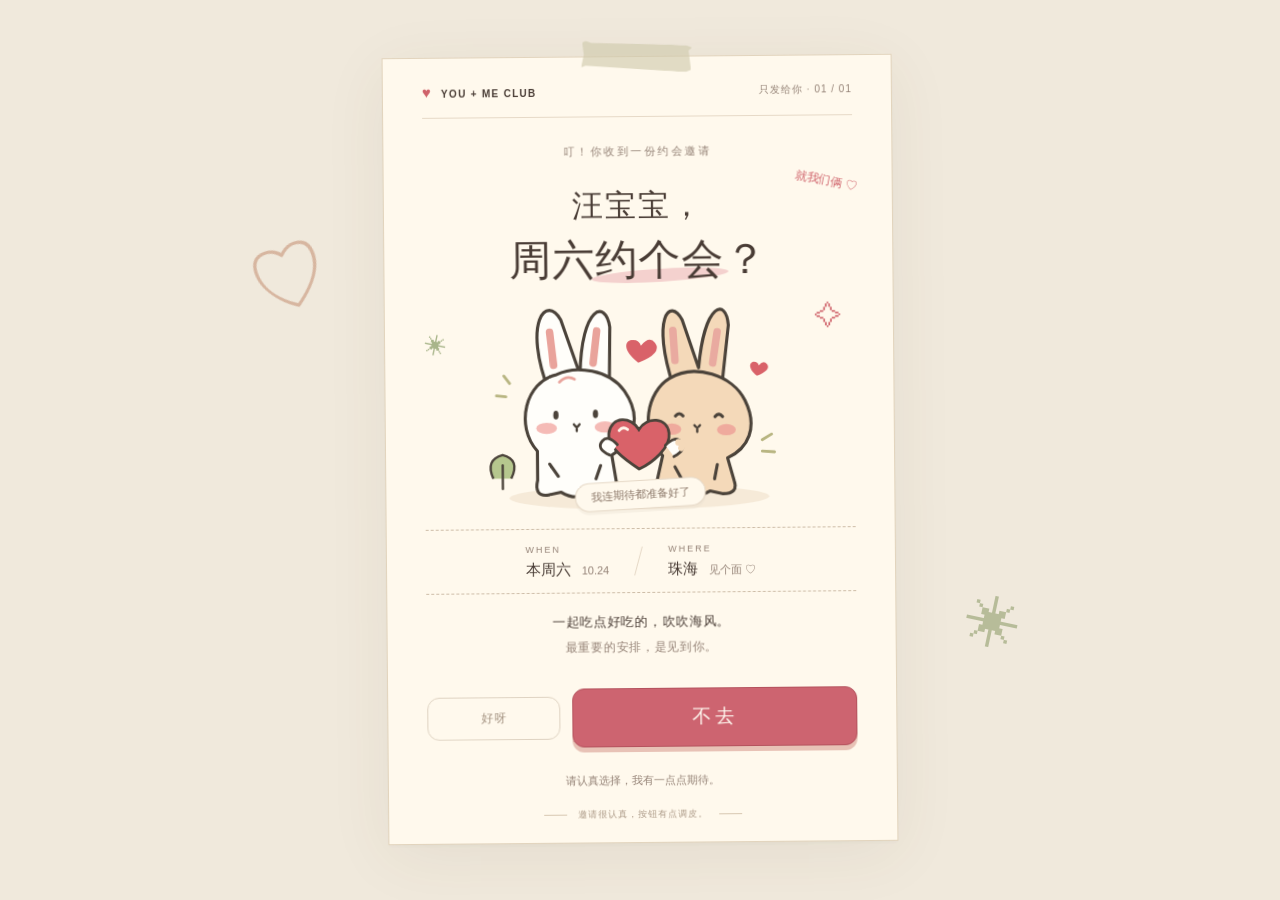
<file: date/index.html>
<!doctype html>
<html lang="zh-CN">
<head>
  <meta charset="utf-8">
  <meta name="viewport" content="width=device-width,initial-scale=1,viewport-fit=cover">
  <meta name="theme-color" content="#fff9ed">
  <meta name="description" content="给汪宝宝的一份周六约会邀请。10 月 24 日，珠海见。">
  <meta name="robots" content="noindex,nofollow">
  <meta property="og:title" content="汪宝宝，周六约个会？ 💌">
  <meta property="og:description" content="有一份只发给你的邀请。点击拆开，看看是什么。">
  <title>汪宝宝，周六约个会？ 💌</title>
  <link rel="icon" href="icon.svg" type="image/svg+xml">
  <link rel="stylesheet" href="style.css">
  <script src="app.js" defer></script>
</head>
<body>
  <div class="confetti" id="confetti" aria-hidden="true"></div>
  <main class="letter" id="letter">
    <header class="letterhead"><span><i class="tiny-heart" aria-hidden="true">♥</i> YOU + ME CLUB</span><span class="edition">只发给你 · 01 / 01</span></header>
    <section class="invite-view" id="invite-view" aria-labelledby="invite-title">
      <div class="intro"><p class="eyebrow">叮！你收到一份约会邀请</p><h1 id="invite-title"><span>汪宝宝，</span><br>周六<span class="underline">约个会</span>？</h1><span class="little-note" aria-hidden="true">就我们俩 ♡</span></div>
      <div class="illustration">
        <span class="spark spark-one" aria-hidden="true">✳</span><span class="spark spark-two" aria-hidden="true">✧</span>
        <svg class="bunnies" viewBox="0 0 400 238" role="img" aria-labelledby="bunny-title">
          <title id="bunny-title">两只害羞的小兔子，捧着一颗爱心等你答应</title>
          <ellipse cx="199" cy="217" rx="138" ry="13" fill="#eedfc8" opacity=".55"/>
          <path d="M44 196q-9-20 10-25q19 5 9 25" fill="#b6c78e" stroke="#4b433a" stroke-width="2.5"/><path d="M54 207v-25" stroke="#4b433a" stroke-width="2.5" stroke-linecap="round"/>
          <g class="bunny-left" stroke="#4b433a" stroke-width="3.3" stroke-linejoin="round" stroke-linecap="round">
            <path d="M104 104C76 30 102 0 117 28L137 86C139 13 165 6 169 36L168 103" fill="#fffefa"/>
            <path d="M109 76L105 41M151 74L155 40" stroke="#e9a39b" stroke-width="8"/>
            <path d="M91 167C67 140 79 93 112 86C133 76 168 81 184 104C205 135 190 161 170 172L175 203Q177 215 163 214L147 211Q132 221 116 211L101 214Q87 215 91 198Z" fill="#fffefa"/>
            <path d="M104 181L113 194M158 183L153 197" fill="none"/>
            <ellipse cx="111" cy="129" rx="2.8" ry="4.6" fill="#4b433a" stroke="none"/>
            <ellipse cx="153" cy="128" rx="2.8" ry="4.6" fill="#4b433a" stroke="none"/>
            <path d="M130 139q3 5 6 0m-3 4v3" fill="none" stroke-width="2.5"/>
            <ellipse cx="101" cy="143" rx="11" ry="6" fill="#f3aaa5" opacity=".8" stroke="none"/>
            <ellipse cx="163" cy="142" rx="11" ry="6" fill="#f3aaa5" opacity=".8" stroke="none"/>
            <path d="M115 94q8-8 16-3" fill="none" stroke="#e9a39b" stroke-width="3"/>
          </g>
          <g class="bunny-right" stroke="#4b433a" stroke-width="3.3" stroke-linejoin="round" stroke-linecap="round">
            <path d="M236 99C213 27 233 4 246 29L263 80C270 10 293 6 295 35L287 104" fill="#f4d9b9"/>
            <path d="M238 72L236 40M278 75L283 42" stroke="#e9aaa0" stroke-width="8"/>
            <path d="M224 173C199 147 208 105 232 91C259 75 299 88 312 115C326 144 315 166 293 176L300 201Q304 214 288 214L274 211Q258 220 245 212L228 214Q213 215 218 199Z" fill="#f4d9b9"/>
            <path d="M237 185L244 198M282 183L279 198" fill="none"/>
            <path d="M238 131q4-5 8 0M280 132q4-5 8 0" fill="none"/>
            <path d="M258 141q3 5 6 0m-3 4v3" fill="none" stroke-width="2.5"/>
            <ellipse cx="234" cy="145" rx="10" ry="6" fill="#ed9d96" opacity=".8" stroke="none"/>
            <ellipse cx="292" cy="146" rx="10" ry="6" fill="#ed9d96" opacity=".8" stroke="none"/>
          </g>
          <g class="held-heart"><path d="M199 187C184 177 165 163 167 149C170 130 191 131 199 145C208 131 229 132 231 149C233 164 214 180 199 187Z" fill="#d96269" stroke="#4b433a" stroke-width="3"/><path d="M178 146q4-5 9-1" fill="none" stroke="#fff4e8" stroke-width="3" stroke-linecap="round"/></g>
          <path d="M176 161q-10-11-16-4q-7 8 8 15M227 162q11-11 17-3q6 8-8 15" fill="#fffefa" stroke="#4b433a" stroke-width="3" stroke-linecap="round"/>
          <path d="M241 159q6 0 3 6" stroke="#f4d9b9" stroke-width="7" stroke-linecap="round"/>
          <g fill="#d96269"><path d="M199 74C181 60 185 49 194 50Q200 50 202 56Q211 45 217 53Q225 64 199 74Z"/><path d="M325 89C315 81 317 74 322 74Q326 74 327 78Q332 72 336 77Q340 83 325 89Z"/></g>
          <path d="M62 95l-6-8m2 22-10-1M330 157l10-6m-10 18 13 1" stroke="#b8b581" stroke-width="3" stroke-linecap="round"/>
        </svg>
        <div class="speech-bubble" id="speech">我连期待都准备好了</div>
      </div>
      <div class="date-strip"><div><span class="detail-label">WHEN</span><strong>本周六 <span>10.24</span></strong></div><span class="date-divider" aria-hidden="true"></span><div><span class="detail-label">WHERE</span><strong>珠海 <span>见个面 ♡</span></strong></div></div>
      <p class="invitation-copy">一起吃点好吃的，吹吹海风。<br><span>最重要的安排，是见到你。</span></p>
      <div class="answer-zone" id="answer-zone"><button class="yes-button" id="yes-button" type="button">好呀</button><button class="no-button" id="no-button" type="button">不去</button></div>
      <p class="tease" id="tease" aria-live="polite">请认真选择，我有一点点期待。</p>
      <noscript><p class="noscript-note">周六的邀请已送达 ♡ 请开启浏览器 JavaScript，体验会逃跑的小按钮。</p></noscript>
    </section>
    <section class="success-view" id="success-view" aria-labelledby="success-title" hidden>
      <p class="eyebrow">IT'S A DATE!</p><div class="success-heart" aria-hidden="true">♡<span>YES!</span></div><h1 id="success-title" tabindex="-1">好耶，<br>约定<span class="underline">成立</span>！</h1><p class="success-subtitle">汪宝宝，这个周六留给我们。</p>
      <div class="ticket"><div class="ticket-top"><span>我们的约会小票</span><span aria-hidden="true">♥</span></div><div class="ticket-main"><p class="ticket-name">汪宝宝 <span>×</span> 我</p><dl><div><dt>日期</dt><dd>2026.10.24 · 周六</dd></div><div><dt>地点</dt><dd>珠海</dd></div><div><dt>今日任务</dt><dd>一起把普通的一天过得可爱</dd></div></dl><div class="ticket-stamp">约好啦<br><small>SEE YOU ♡</small></div></div><div class="ticket-bottom"><span class="barcode" aria-hidden="true"></span><span>ADMIT TWO · JUST US</span></div></div>
      <p class="screenshot-hint">截图把小票发给我，开心就有凭据啦。</p>
      <div class="success-actions"><button id="copy-button" class="yes-button" type="button">复制我的回复 <span aria-hidden="true">♡</span></button><a class="calendar-link" href="date.ics" download="我们的珠海约会.ics">加入手机日历 ↗</a></div>
      <p class="copy-status" id="copy-status" role="status"></p><textarea id="reply-text" class="reply-text" aria-label="可复制的约会回复" readonly hidden></textarea><button class="replay" id="replay" type="button">再拆一次邀请</button>
    </section>
    <footer class="footer"><span class="footer-line"></span><span>邀请很认真，按钮有点调皮。</span><span class="footer-line"></span></footer>
  </main>
</body>
</html>
</file>
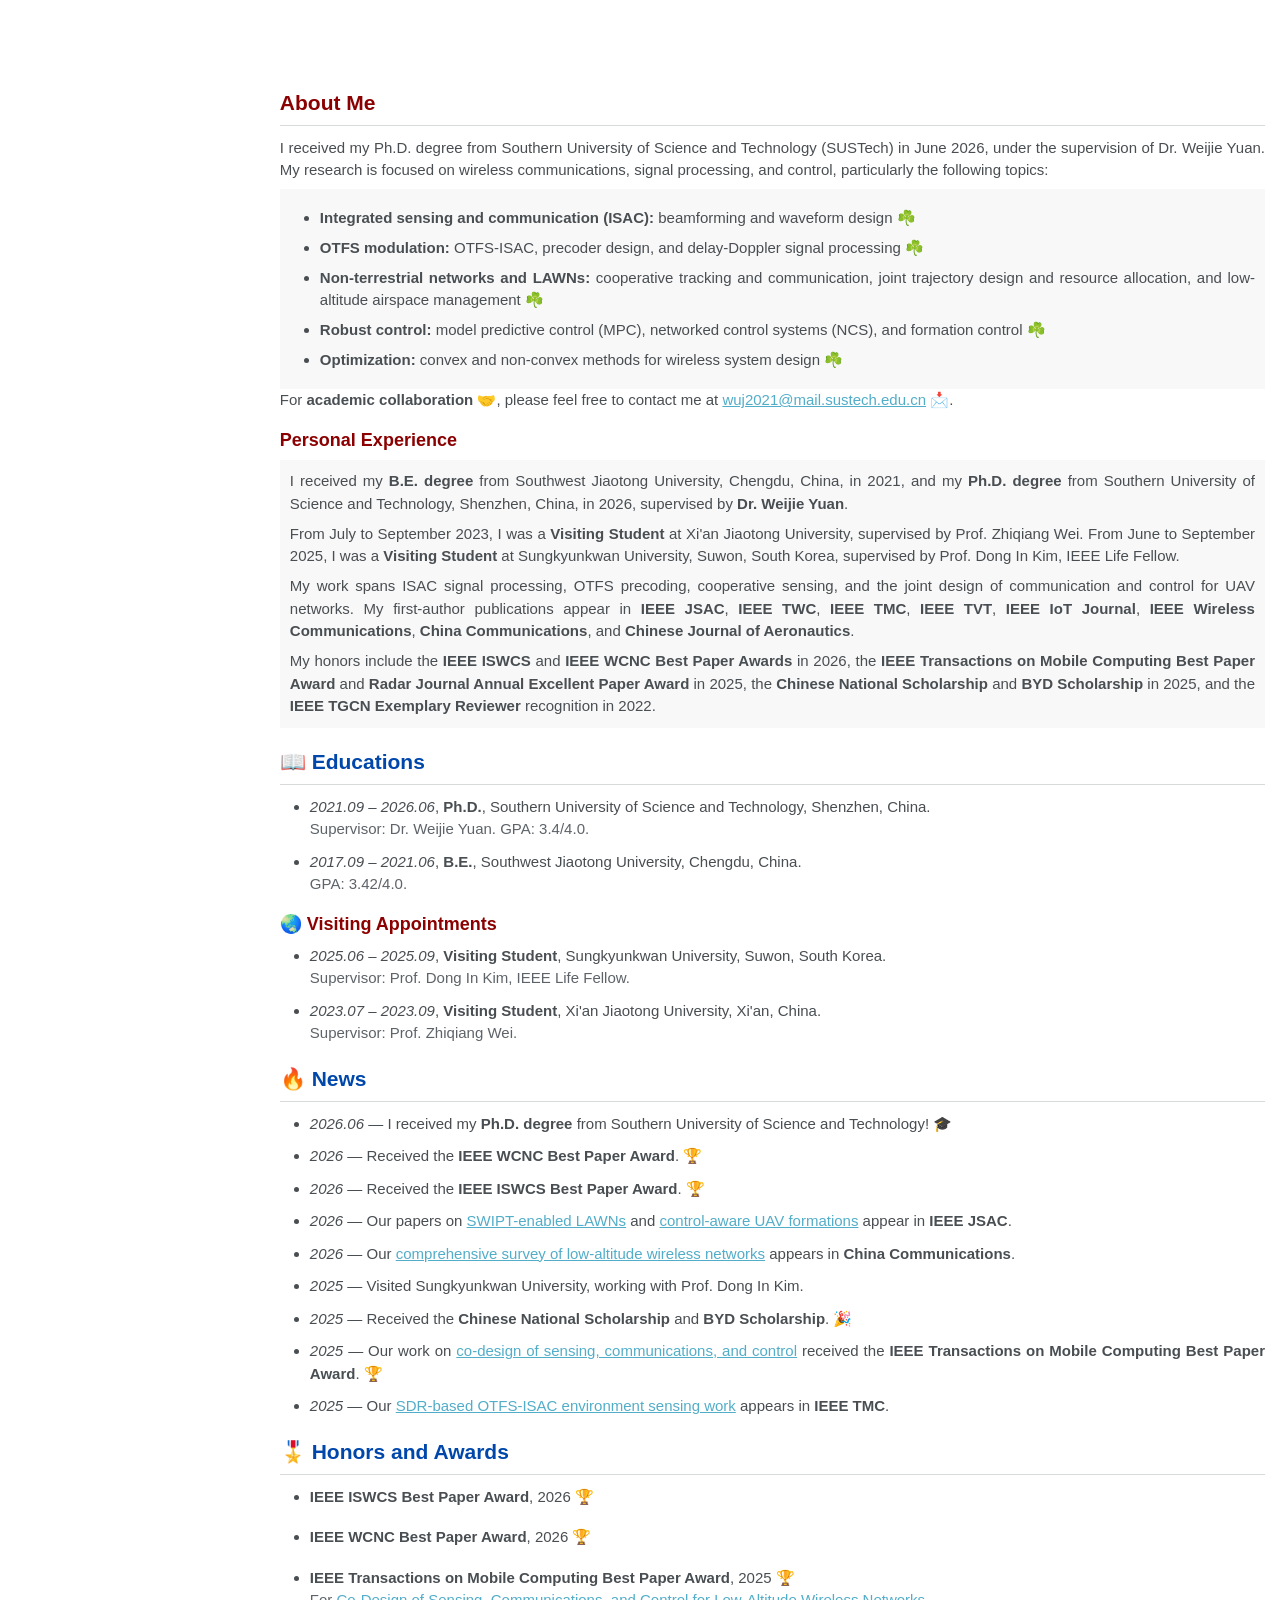
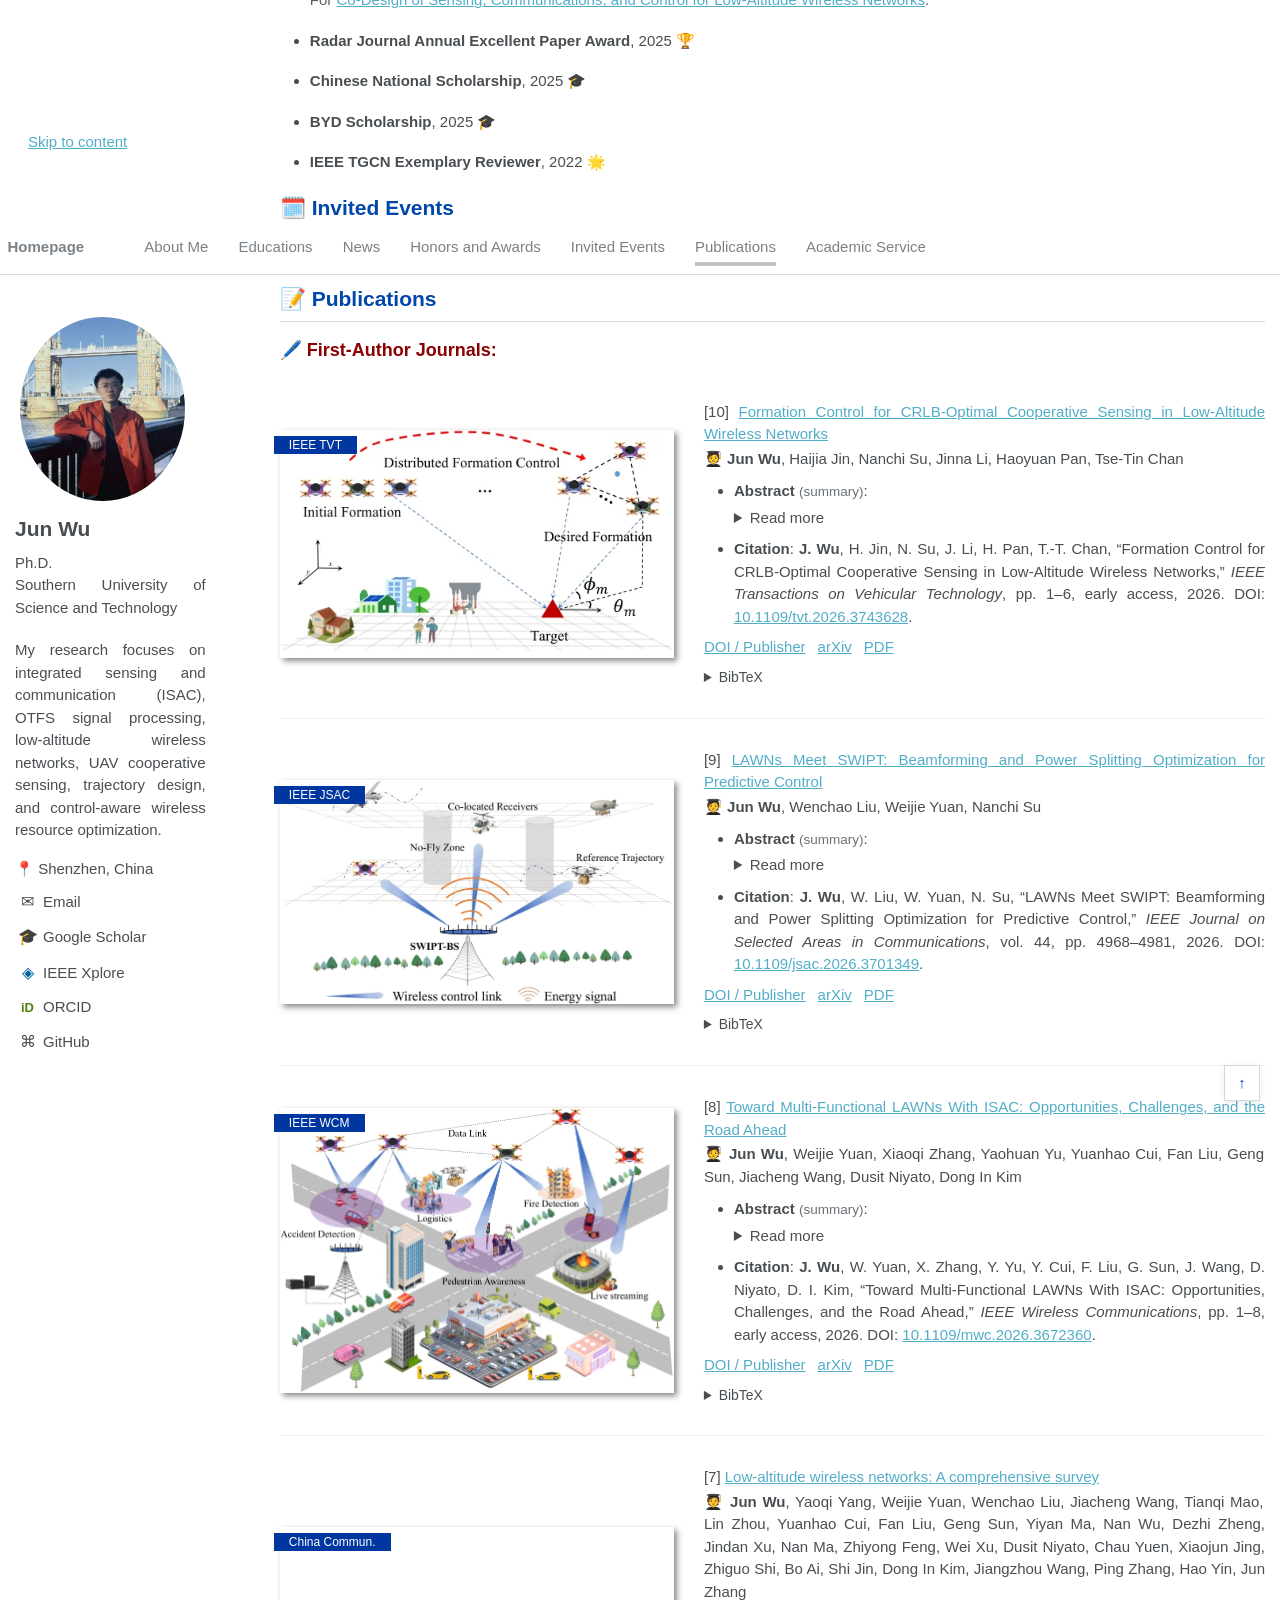
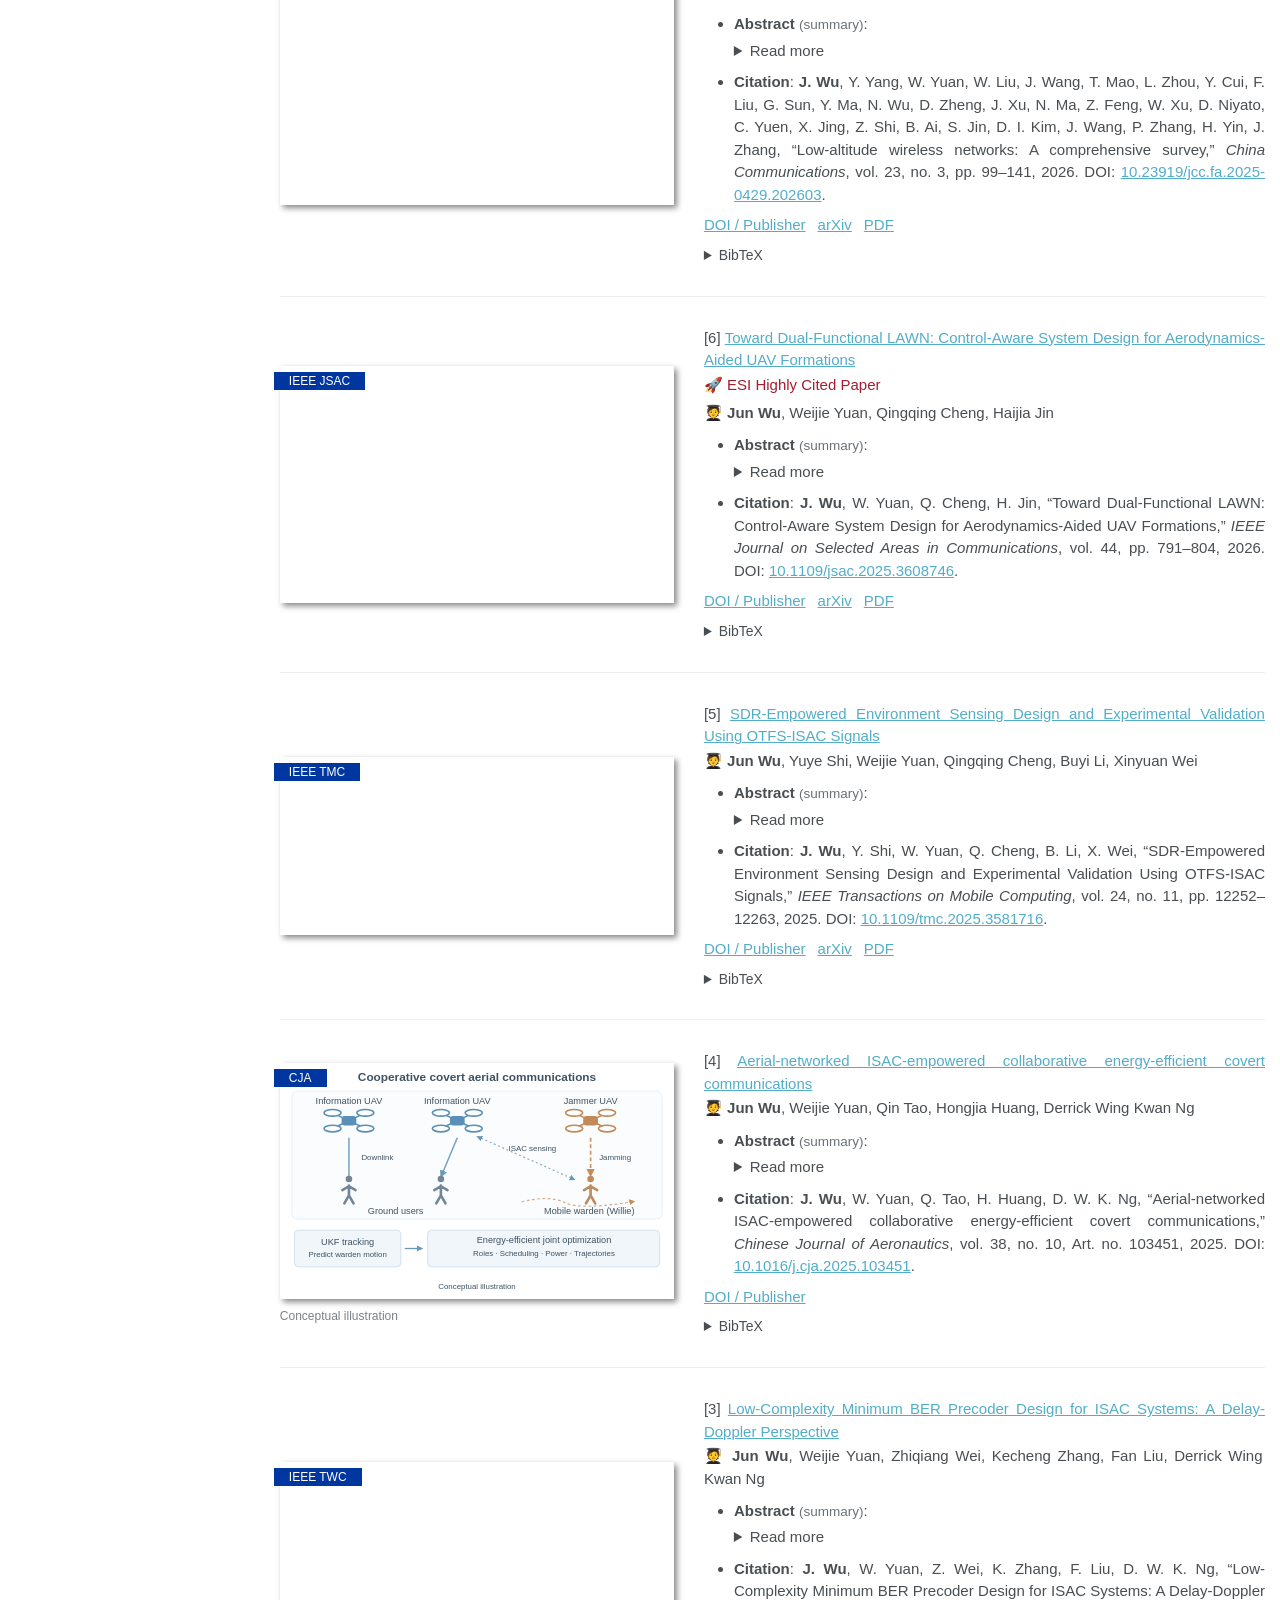
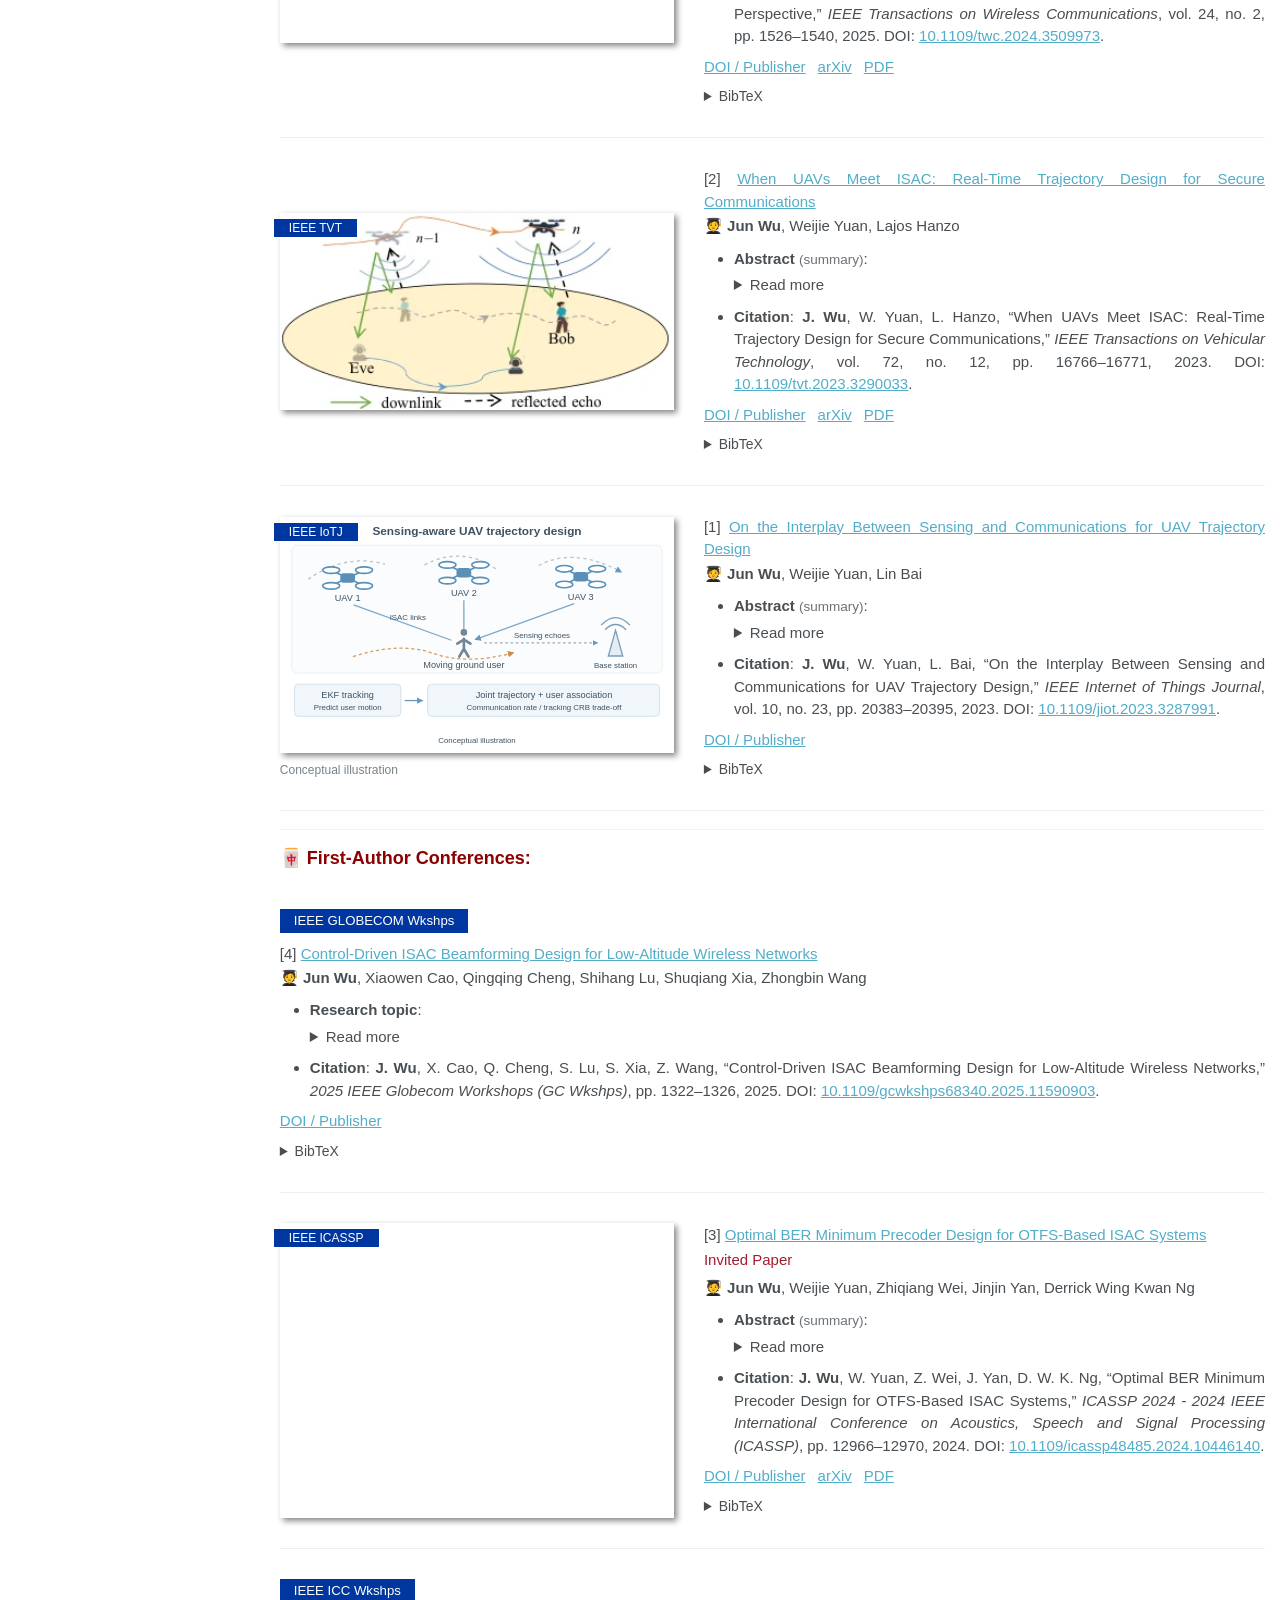
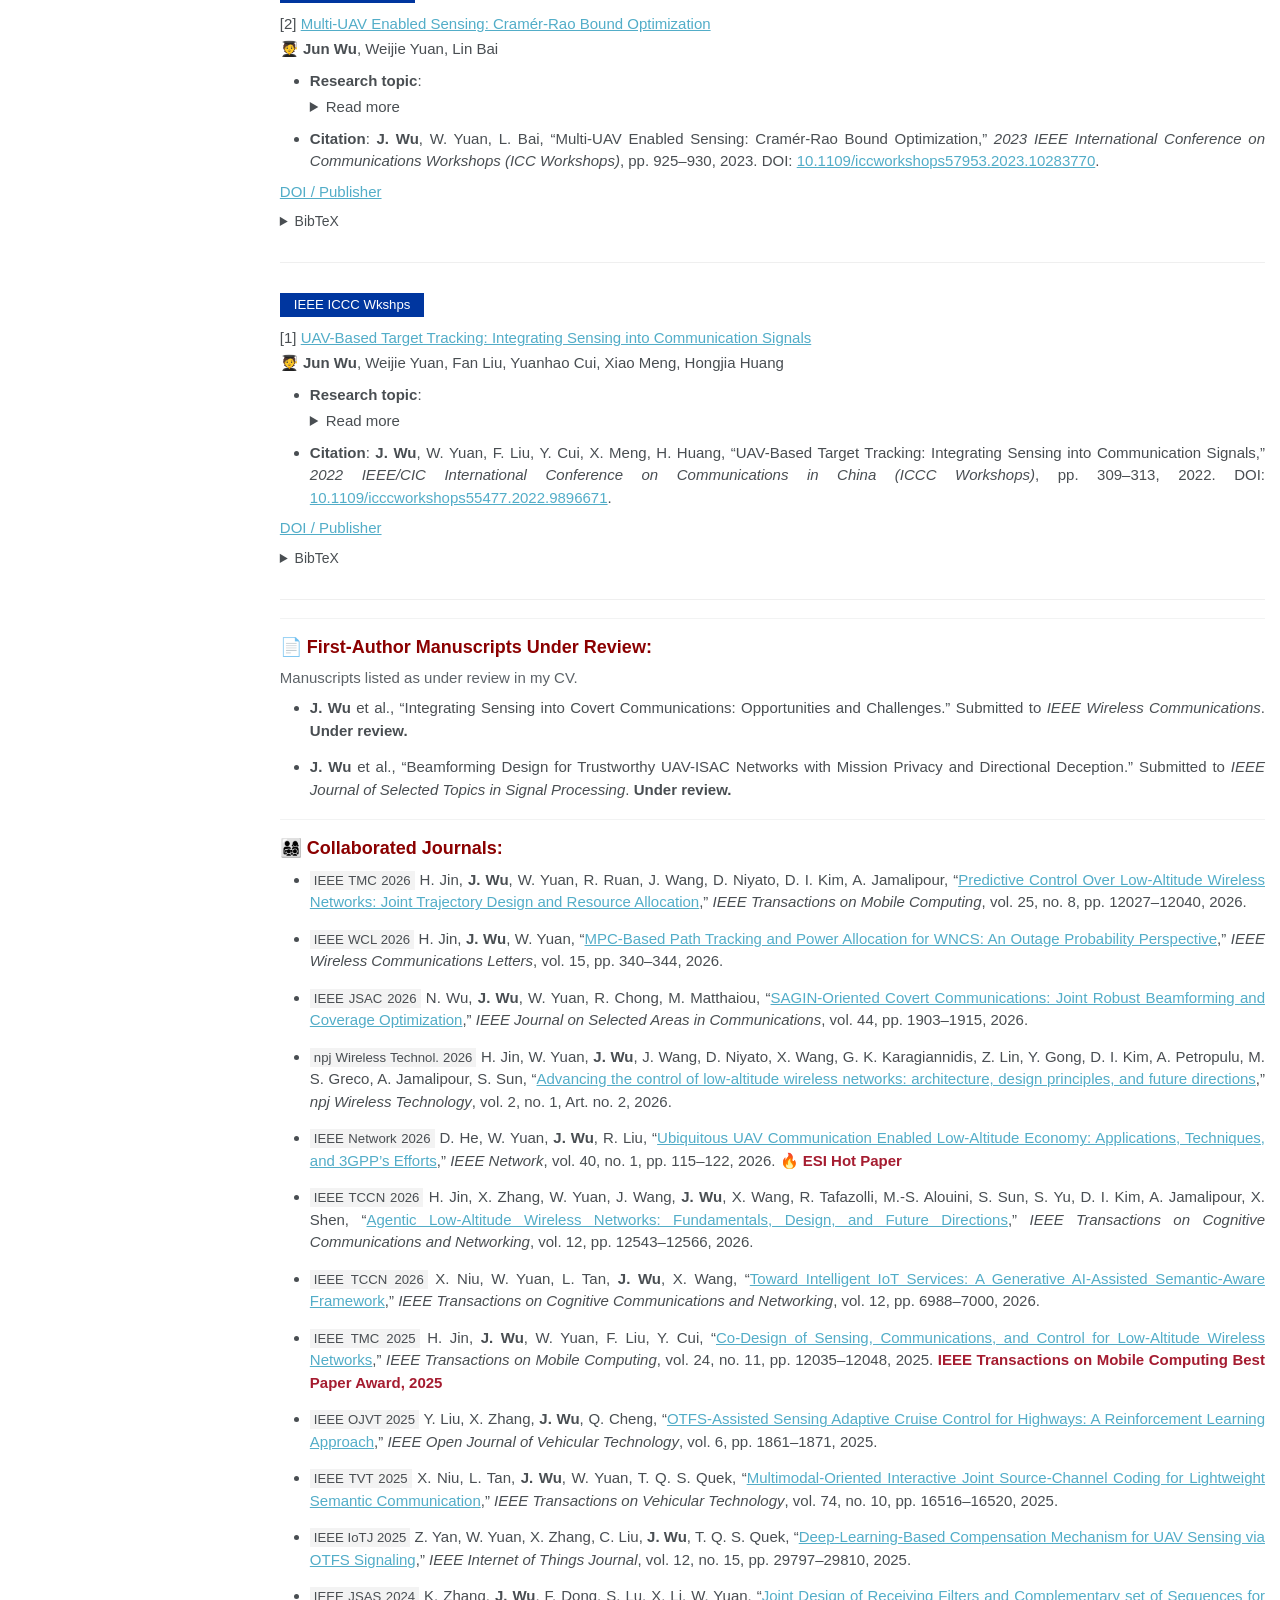
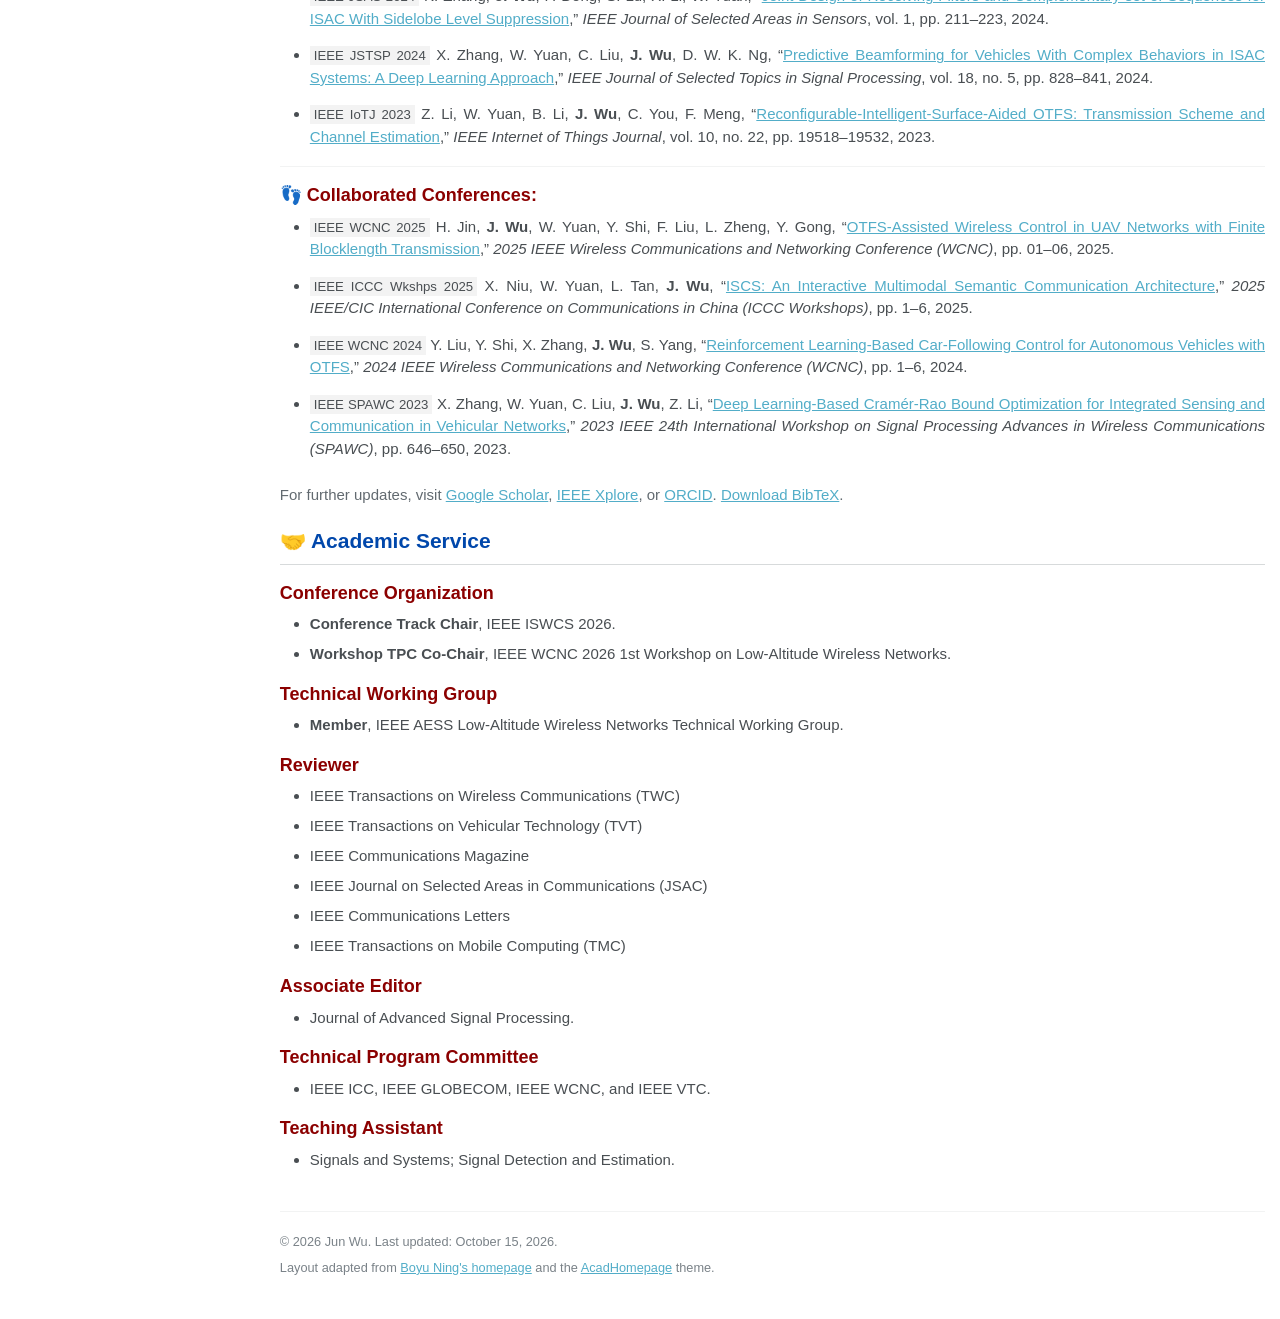
<file: publications.html>
<!doctype html>
<html lang="en"><head><meta charset="utf-8"><meta name="viewport" content="width=device-width,initial-scale=1"><meta http-equiv="refresh" content="0;url=./index.html#-publications"><link rel="canonical" href="https://junwu08.github.io/#-publications"><title>Publications | Jun Wu</title></head><body><p><a href="./index.html#-publications">View Jun Wu's publications</a></p></body></html>
</file>
<file: date/style.css>
@charset "UTF-8";
:root{--paper:#fff9ed;--ink:#493c35;--muted:#958377;--pink:#cf626a;--pink-light:#f4d1ce;--line:#e6d9c7;--green:#a8b58a;font-family:"PingFang SC","Microsoft YaHei",-apple-system,BlinkMacSystemFont,sans-serif;color:var(--ink);background:#f0e9dc;font-synthesis:none}
*{box-sizing:border-box}body{margin:0;min-height:100svh;background-image:radial-gradient(#c5bca74d .7px,transparent .7px);background-size:14px 14px;display:grid;place-items:center;padding:35px 20px}button,a{-webkit-tap-highlight-color:transparent}button{font:inherit;cursor:pointer;touch-action:manipulation}button:focus-visible,a:focus-visible{outline:3px solid var(--green);outline-offset:5px}button{color:inherit}button:disabled{cursor:default}[hidden]{display:none!important}a{color:inherit}.letter{position:relative;isolation:isolate;width:min(100%,510px);background:var(--paper);padding:25px 39px 21px;box-shadow:0 12px 60px #54412612,0 2px 4px #54412608;border:1px solid #e2d4bd;transform:rotate(-.5deg)}.letter:before{content:"";position:absolute;width:110px;height:27px;top:-14px;left:calc(50% - 55px);background:#cfcaab9e;transform:rotate(3deg);clip-path:polygon(0 8%,3% 0,8% 7%,94% 0,100% 8%,97% 20%,100% 90%,95% 100%,4% 92%,0 100%,2% 52%)}.letterhead{display:flex;justify-content:space-between;align-items:center;border-bottom:1px solid var(--line);padding-bottom:17px;font-size:10px;font-weight:700;letter-spacing:1.3px}.tiny-heart{font-style:normal;color:var(--pink);font-size:15px;margin-right:5px}.edition{font-weight:400;letter-spacing:1px;color:var(--muted)}.intro{position:relative;text-align:center;padding-top:27px}.eyebrow{font-size:11px;color:var(--muted);letter-spacing:2.5px;margin:0 0 14px}h1{font-size:42px;line-height:1.38;letter-spacing:1px;margin:0;font-weight:850}.intro h1>span:first-child{font-size:31px;letter-spacing:2px}.underline{position:relative;z-index:0;white-space:nowrap}.underline:after{content:"";position:absolute;z-index:-1;left:-3%;width:106%;height:13px;bottom:1px;border-radius:50%;background:var(--pink-light);transform:rotate(-3deg)}.little-note{position:absolute;right:-5px;top:57px;transform:rotate(11deg);font-size:12px;color:var(--pink);font-style:italic}.illustration{position:relative;margin:4px -10px -1px;text-align:center}.bunnies{display:block;width:100%;height:224px;overflow:visible}.bunny-left{transform-origin:140px 210px;animation:sway 3.6s ease-in-out infinite}.bunny-right{transform-origin:267px 210px;animation:sway 3.6s ease-in-out infinite reverse}.held-heart{transform-origin:199px 162px;animation:heartbeat 2.4s ease-in-out infinite}.speech-bubble{position:absolute;left:50%;bottom:8px;transform:translateX(-50%) rotate(-3deg);font-size:11px;background:var(--paper);border:1px solid var(--line);border-radius:20px;padding:6px 15px;white-space:nowrap;color:#8b7768;box-shadow:0 3px 0 #e8dfcf55}.spark{position:absolute;color:var(--green);font-size:22px}.spark-one{left:10px;top:39px;transform:rotate(12deg)}.spark-two{right:22px;top:10px;color:var(--pink);font-size:27px}.date-strip{display:flex;justify-content:center;align-items:center;gap:29px;border-top:1px dashed #cdbca7;border-bottom:1px dashed #cdbca7;padding:15px 0 13px;margin-top:12px}.date-strip>div{display:flex;flex-direction:column;gap:6px}.detail-label{font-size:9px;letter-spacing:2px;color:var(--muted)}.date-strip strong{font-size:15px;font-weight:650;white-space:nowrap}.date-strip strong span{font-size:11px;color:var(--muted);font-weight:400;margin-left:7px}.date-divider{width:1px;height:30px;background:var(--line);transform:rotate(15deg)}.invitation-copy{text-align:center;font-size:13px;line-height:1.9;margin:17px 0 19px;letter-spacing:.7px}.invitation-copy span{color:var(--muted);font-size:12px}.answer-zone{position:relative;display:flex;gap:12px;align-items:center;min-height:54px}.yes-button{display:flex;align-items:center;justify-content:center;gap:19px;min-height:53px;border:1px solid var(--ink);border-radius:12px;background:var(--ink);color:#fff7e7;font-size:14px;font-weight:600;letter-spacing:1px;padding:13px 24px;box-shadow:0 4px 0 #d9c4b1;transition:background .2s,transform .2s;flex:1;position:relative;z-index:3}.yes-button:hover{background:#654a40;transform:translateY(-2px)}.yes-button:active{transform:translateY(2px);box-shadow:0 2px 0 #d9c4b1}.yes-button span{font-size:22px;font-weight:400;line-height:1}.no-button{border:1px solid #cbbfac;border-radius:12px;background:var(--paper);font-size:13px;padding:14px 18px;min-height:53px;min-width:84px;color:#8f8174;white-space:nowrap;z-index:4;touch-action:none;user-select:none;-webkit-user-select:none}.no-button.is-running{position:fixed;z-index:10;box-shadow:0 5px 15px #493c351c;transform:rotate(var(--tilt,-6deg));background:#fff4e6;max-width:calc(100vw - 24px)}.tease{text-align:center;color:var(--muted);font-size:11px;min-height:19px;line-height:1.7;margin:15px -10px 18px}.footer{display:flex;gap:11px;align-items:center;justify-content:center;color:#ac9a87;font-size:9px;letter-spacing:1px;white-space:nowrap}.footer-line{width:23px;height:1px;background:#d7c7b1}.success-view{text-align:center;padding-top:30px}.success-view h1{font-size:39px;outline:none}.success-view .eyebrow{letter-spacing:4px}.success-heart{font-family:Georgia,serif;position:relative;height:86px;font-size:100px;line-height:.8;color:var(--pink);transform:rotate(-7deg);margin:12px 0 20px}.success-heart span{position:absolute;left:50%;top:37px;transform:translateX(-50%) rotate(7deg);font:bold 12px sans-serif;letter-spacing:2px}.success-subtitle{font-size:13px;color:var(--muted);margin:15px 0 25px}.ticket{position:relative;text-align:left;background:#fffdf6;border:1px solid #dbc7ab;border-radius:4px;box-shadow:4px 5px 0 #e9dfce;transform:rotate(2deg);margin:0 4px}.ticket-top{display:flex;justify-content:space-between;padding:14px 19px;border-bottom:1px dashed #d5c5ad;letter-spacing:2px;font-size:11px;color:#998674}.ticket-top>span:last-child{color:var(--pink)}.ticket-main{padding:18px 19px 11px;position:relative}.ticket-name{font-size:22px;font-weight:700;letter-spacing:2px;margin:0 0 19px}.ticket-name span{font-size:16px;font-weight:400;color:var(--pink);margin:0 10px}dl{margin:0}dl>div{display:flex;gap:20px;line-height:1.7;margin-bottom:8px;font-size:12px}dt{color:#a28c78;white-space:nowrap;min-width:48px}dd{margin:0}.ticket-stamp{position:absolute;right:19px;top:9px;display:grid;place-content:center;width:66px;height:66px;border:2px solid #be6c64bb;outline:1px solid #be6c6480;outline-offset:-5px;border-radius:50%;color:#be6c64;font-size:15px;text-align:center;transform:rotate(16deg);background:#fffdf6d9}.ticket-stamp small{font-size:6px;letter-spacing:1px;margin-top:3px}.ticket-bottom{position:relative;display:flex;align-items:center;justify-content:space-between;border-top:1px dashed #d5c5ad;padding:14px 19px;font-size:7px;letter-spacing:1px;color:var(--muted)}.ticket-bottom:before,.ticket-bottom:after{content:"";width:14px;height:14px;position:absolute;top:-8px;border-radius:50%;background:var(--paper);border:1px solid #dbc7ab}.ticket-bottom:before{left:-8px;border-left-color:transparent}.ticket-bottom:after{right:-8px;border-right-color:transparent}.barcode{width:95px;height:22px;background:repeating-linear-gradient(90deg,#8b7966 0 1px,transparent 1px 3px,#8b7966 3px 5px,transparent 5px 7px,#8b7966 7px 8px,transparent 8px 12px);opacity:.7}.screenshot-hint{font-size:11px;line-height:1.8;color:var(--muted);margin:24px 0 19px}.success-actions .yes-button{width:100%}.calendar-link{font-size:12px;display:inline-block;margin-top:21px;text-decoration:none;border-bottom:1px solid #c9b5a4;padding-bottom:4px}.copy-status{min-height:16px;font-size:11px;color:#8d7462;margin:12px 0 0}.reply-text{width:100%;font:inherit;font-size:12px;line-height:1.8;border:1px solid var(--line);padding:12px;border-radius:6px;background:#fffdf8;color:var(--ink);height:88px;margin:8px 0}.replay{border:0;background:transparent;font-size:10px;color:#9d8974;text-decoration:underline;text-underline-offset:3px;padding:10px 15px;margin:0 0 13px}.confetti{position:fixed;inset:0;pointer-events:none;overflow:hidden;z-index:20}.confetti-piece{position:absolute;top:-40px;left:var(--x);width:var(--size);height:calc(var(--size)*.6);border-radius:2px;background:var(--color);animation:fall var(--duration) ease-in var(--delay) both}.noscript-note{font-size:12px;text-align:center;line-height:1.7;color:var(--pink)}
@keyframes sway{0%,100%{transform:rotate(-1.5deg)}50%{transform:rotate(1.5deg)}}@keyframes heartbeat{0%,50%,100%{transform:scale(1)}20%{transform:scale(1.08)}35%{transform:scale(1.02)}}@keyframes fall{0%{transform:translateY(-20px) rotate(0);opacity:1}100%{transform:translateY(105vh) rotate(var(--spin));opacity:0}}
@media(min-width:700px){body:before,body:after{content:"♡";position:fixed;font-family:Georgia,serif;font-size:80px;color:#d7b6a0;transform:rotate(-19deg);left:calc(50% - 390px);top:25%}body:after{content:"✳";left:auto;right:calc(50% - 380px);top:66%;font-size:55px;color:#b7bc99;transform:rotate(12deg)}}
@media(max-width:560px){body{padding:0;background:var(--paper);display:block}.letter{width:100%;max-width:470px;margin:auto;border:0;box-shadow:none;transform:none;padding:calc(18px + env(safe-area-inset-top)) 27px calc(20px + env(safe-area-inset-bottom));min-height:100svh}.letter:before{display:none}.letterhead{padding-bottom:14px;font-size:9px}.edition{font-size:9px}.intro{padding-top:24px}h1{font-size:38px}.intro h1>span:first-child{font-size:29px}.little-note{top:53px;right:0;font-size:11px}.bunnies{height:202px}.date-strip{gap:22px;margin-top:8px;padding:13px 0}.date-strip strong{font-size:14px}.date-strip strong span{font-size:10px;margin-left:4px}.invitation-copy{margin:16px 0 18px}.success-view{padding-top:24px}.success-view h1{font-size:37px}.success-heart{margin:10px 0 13px;height:78px;font-size:92px}.success-subtitle{margin-bottom:23px}.ticket-main{padding:17px 16px 10px}.ticket-name{font-size:21px}.ticket-stamp{right:14px}dl>div{gap:14px;font-size:11px}.ticket-bottom{padding:13px 16px}.screenshot-hint{font-size:10px}.tease{margin-bottom:18px}.footer{font-size:9px;gap:8px}}
@media(max-width:360px){.letter{padding-left:22px;padding-right:22px}.letterhead{letter-spacing:1px}.eyebrow{font-size:10px;letter-spacing:2px}.intro h1{font-size:35px}.intro h1>span:first-child{font-size:27px}.little-note{right:-3px;top:50px;font-size:10px}.bunnies{height:185px}.date-strip{gap:17px}.yes-button{padding-left:14px;padding-right:14px;font-size:13px}.no-button{min-width:72px;padding-left:14px;padding-right:14px}.ticket-name{font-size:19px}.ticket-stamp{width:57px;height:57px;right:12px}.ticket-main{padding-left:13px;padding-right:13px}dl>div{gap:8px;font-size:10px}.ticket-bottom{font-size:6px}}
.answer-zone{min-height:78px;align-items:center}
.answer-zone .yes-button{flex:0 0 auto;width:var(--yes-width,31%);min-height:var(--yes-height,43px);padding:10px 11px;gap:8px;background:var(--yes-background,#fff9ed);color:var(--yes-color,#a39280);border-color:var(--yes-border,#dfd3c2);font-size:var(--yes-size,12px);font-weight:600;box-shadow:var(--yes-shadow,none);transition:width .3s ease,min-height .3s ease,background .3s ease,color .3s ease,font-size .3s ease,box-shadow .3s ease;white-space:nowrap}
.answer-zone .yes-button:hover{transform:none;filter:brightness(.97)}
#no-button:not(.is-running){flex:1;min-height:59px;background:#cd6470;border-color:#b4525d;box-shadow:0 5px 0 #e8c2b6;color:#fffaf1;font-size:19px;font-weight:750;letter-spacing:4px}
#no-button.is-running{min-height:47px;padding:11px 16px;background:#a94354;color:#fff9ed;border-color:#933a49;font-weight:700;box-shadow:0 4px 0 #dfafa9,0 6px 20px #a9435440;transform:rotate(var(--tilt,-6deg)) scale(var(--no-scale,1))}
@media(prefers-reduced-motion:reduce){*,*:before,*:after{animation:none!important;transition:none!important}.confetti{display:none}}
</file>
